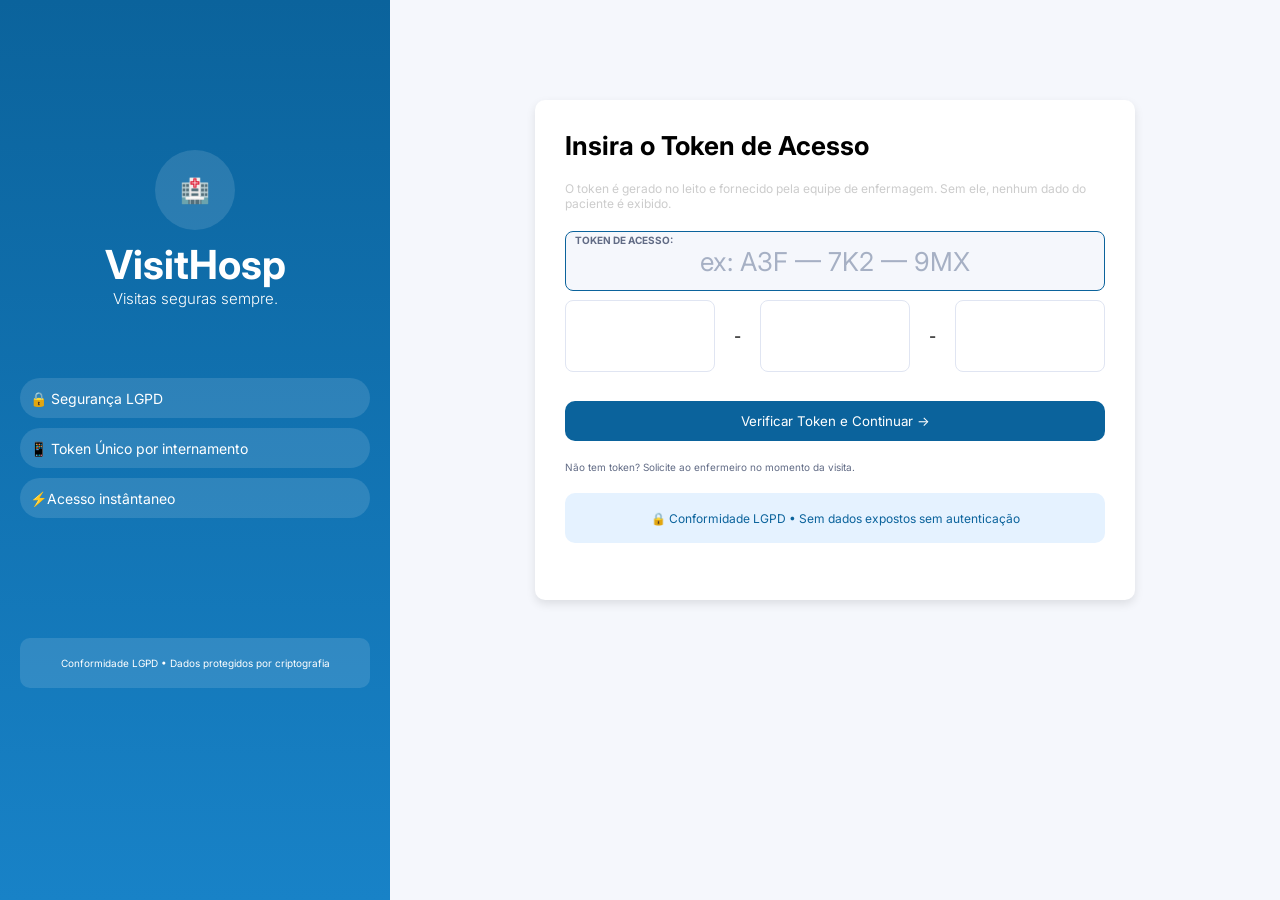
<file: frontend/index.html>
<!DOCTYPE html>
<html lang="en">
<head>
    <meta charset="UTF-8">
    <meta name="viewport" content="width=device-width, initial-scale=1.0">
    <title>Visit Hosp - Login</title>
    <link rel="stylesheet" href="style.css"></style>
    <link rel="preconnect" href="https://fonts.googleapis.com">
<link rel="preconnect" href="https://fonts.gstatic.com" crossorigin>
<link href="https://fonts.googleapis.com/css2?family=Inter:wght@400;500;600;700&display=swap" rel="stylesheet">
<script src="script.js" defer></script>
</head>
<body>
    <div class="page">
        <div class="left-page">
            <div class="circle-logo">🏥</div>
            <h1>VisitHosp</h1>
            <p class="sub-title">Visitas seguras sempre.</p>
        <div class="cards">
            <div class="card-content">🔒 Segurança LGPD</div>
            <div class="card-content">📱 Token Único por internamento</div>
            <div class="card-content">⚡Acesso instântaneo</div>
        </div>
        <p class="lgpd-left">Conformidade LGPD  •  Dados protegidos por criptografia</p>  
        </div>
        <div class="right-page">
            <div class="card">
                <h1 class="title">Insira o Token de Acesso</h1>
                <p class="desc">O token é gerado no leito e fornecido pela equipe de enfermagem. Sem ele, nenhum dado do paciente é exibido.</p>
                <div class="input-flutuante">
                    <label class="input-label">Token de Acesso:</label>
                <span type="text" class="input-placeholder"placeholder="ex:  A3F  —  7K2  —  9MX">ex:  A3F  —  7K2  —  9MX</span>
            </div>
                <div class="inputs-box">
                    <input type="text" required id="input1" oninput="maskTel1()" maxlength="3">
                    <span class="seperator">-</span>
                    <input type="text" required id="input2" oninput="maskTel2()" maxlength="3">
                    <span class="seperator">-</span>
                    <input type="text" required id="input3" oninput="maskTel3()" maxlength="3">                
                </div>
                <button id="button" onclick="validarToken()" type="submit">Verificar Token e Continuar →</button>
                <p class="p2">Não tem token? Solicite ao enfermeiro no momento da visita.</p>
                <p class="text-lgpd">🔒  Conformidade LGPD  •  Sem dados expostos sem autenticação</p>
            </div>
        </div>
    </div>
</body>
</html>
</file>
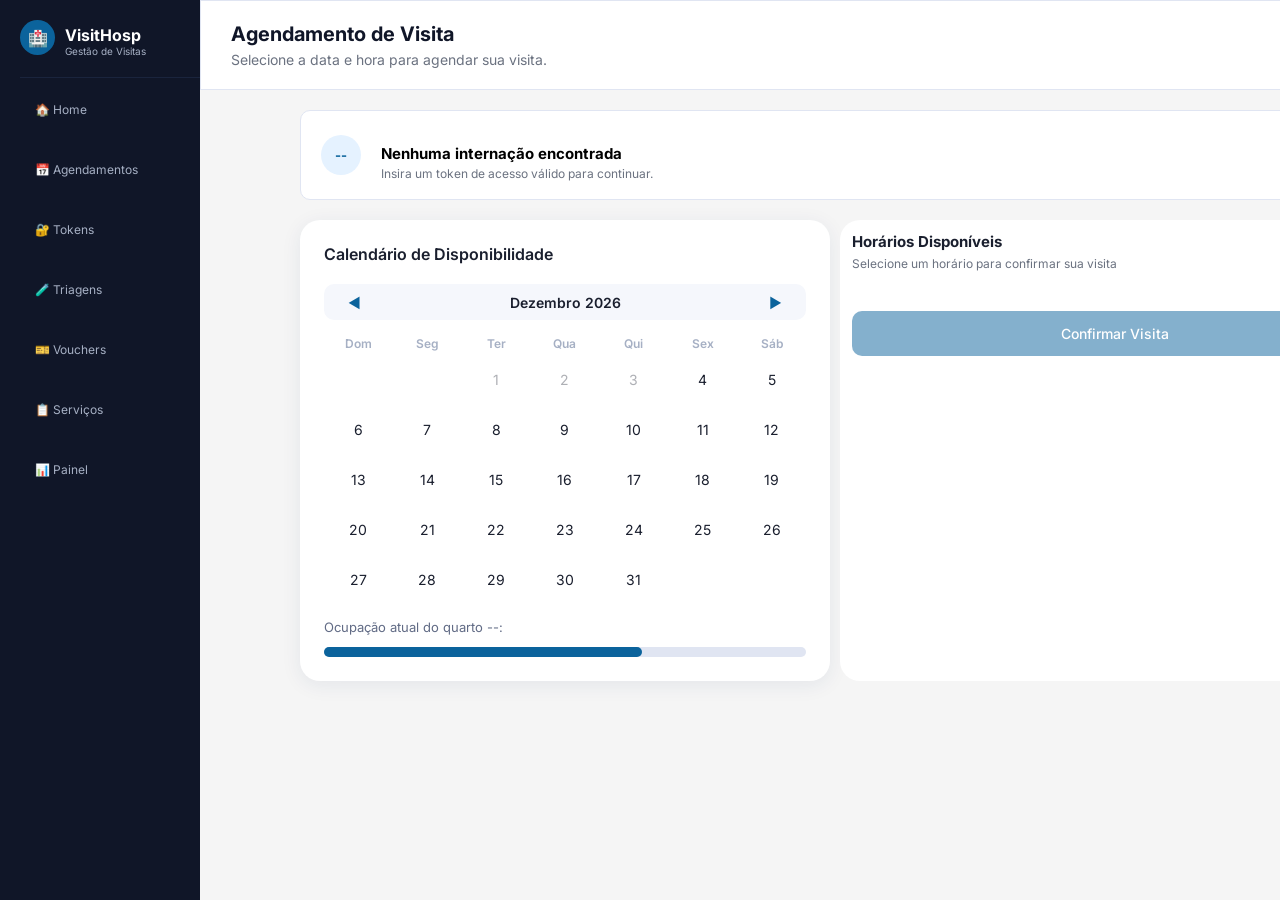
<file: frontend/inicial.html>
<!DOCTYPE html>
<html lang="en">
<head>
    <meta charset="UTF-8">
    <meta name="viewport" content="width=device-width, initial-scale=1.0">
    <title>Página de Entrada</title>
    <link rel="stylesheet" href="inicial.css">
        <link rel="preconnect" href="https://fonts.googleapis.com">
<link rel="preconnect" href="https://fonts.gstatic.com" crossorigin>
<link href="https://fonts.googleapis.com/css2?family=Inter:wght@400;500;600;700&display=swap" rel="stylesheet">
<script src="script.js" defer></script>
</head>
<body>
    <div id="page">
        <div class="menu">
            <div class="cabecalho-menu">
                <div class="logo">🏥</div>
                <div class="texts">
                    <h1>VisitHosp</h1>
                    <p>Gestão de Visitas</p>
                </div>
            </div>
            <hr class="line">
            <ul>
                <li><a href="index.html">🏠 Home</a></li>
                <li><a href="inicial.html">📅 Agendamentos</a></li>
                <li><a href="token.html">🔐 Tokens</a></li>
                <li><a href="token.html">🧪 Triagens</a></li>
                <li><a href="qrcode.html">🎫 Vouchers</a></li>
                <li><a href="servicos.html">📋 Serviços</a></li>
                <li><a href="painel.html">📊 Painel</a></li>
            </ul>
        </div>
        <div class="page-content">
            <header>
                <div class="header-title">
                    <h1>Agendamento de Visita</h1>
                    <p>Selecione a data e hora para agendar sua visita.</p>
                </div>
                <div class="header-actions">
                    <span>🔔</span>
                    <a href="" class="perfil-header">GS</a>
                </div>
            </header>
            <div class="info">
                <div class="perfil" id="patient-avatar">--</div>
                <div class="info-titles">
                    <h1 id="patient-name">Carregando...</h1>
                    <p id="patient-location">Aguardando dados da internação...</p>
                </div>
                <div class="status-content" id="patient-status">
                    <span class="circle"></span>
                    <span>--</span>
                </div>
            </div>
            <div class="agendamentos">
                <div class="callendar">
                    <h1>Calendário de Disponibilidade</h1>
                    <div class="month-nav">
                        <button class="nav-arrow" id="prev-month" aria-label="Mês anterior">◀</button>
                        <span id="current-month">Carregando...</span>
                        <button class="nav-arrow" id="next-month" aria-label="Próximo mês">▶</button>
                    </div>
                    <div class="weekdays">
                        <span>Dom</span><span>Seg</span><span>Ter</span><span>Qua</span><span>Qui</span><span>Sex</span><span>Sáb</span>
                    </div>
                    <div id="calendar-grid"></div>
                    <p class="occupancy-label">Ocupação atual do quarto <span id="room-number">--</span>:</p>
                    <div class="occupancy-bar"><div class="occupancy-fill"></div></div>
                </div>
                <div class="hours">
                    <h1>Horários Disponíveis</h1>
                    <p>Selecione um horário para confirmar sua visita</p>
                    <div class="horarios-disponiveis" id="horarios-disponiveis"></div>
                    <button id="confirma" onclick="confirmarAgendamento()" class="btn-confirmar" disabled>Confirmar Visita</button>
                </div>
            </div>
        </div>
    </div>
</body>
</html>
</file>
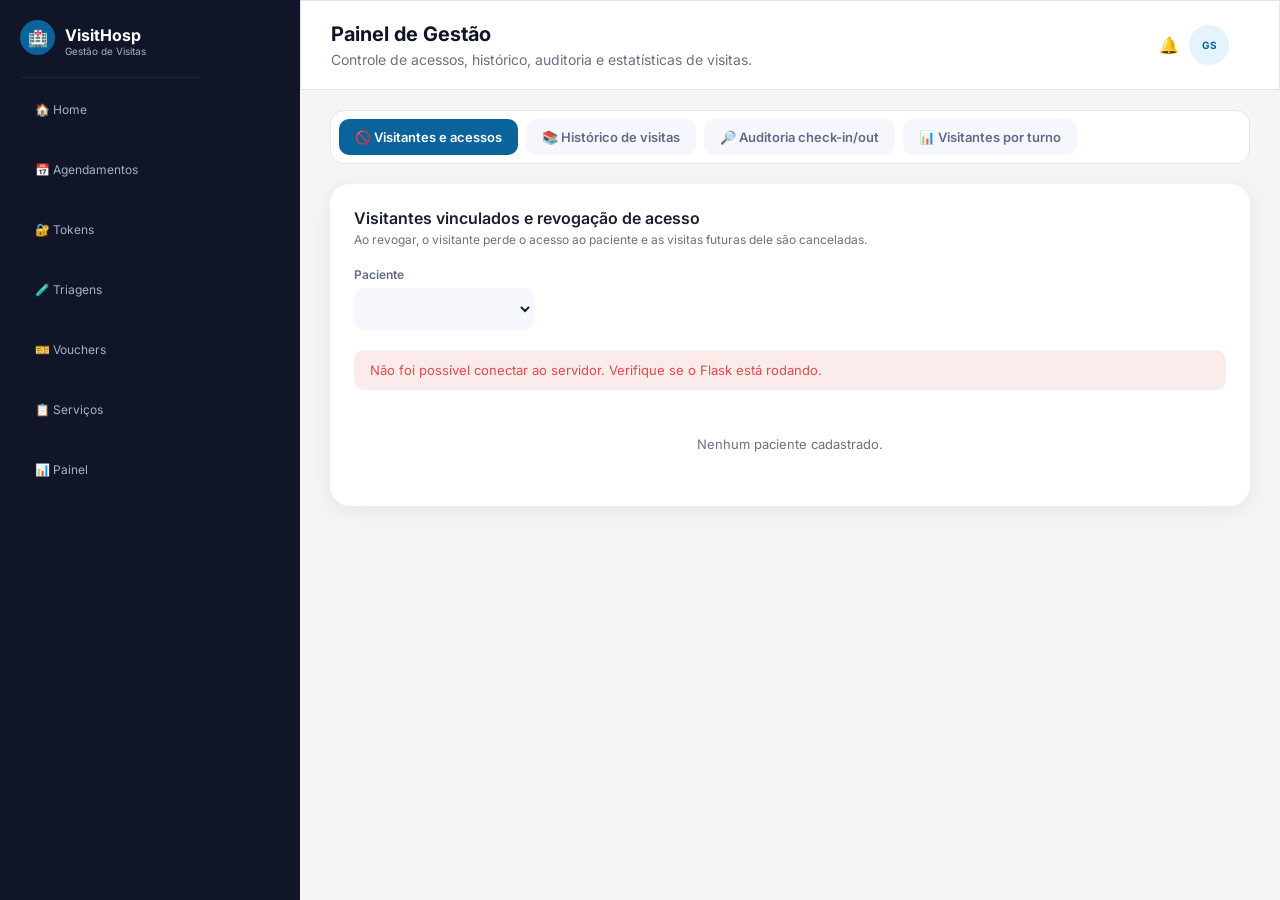
<file: frontend/painel.html>
<!DOCTYPE html>
<html lang="pt-BR">
<head>
    <meta charset="UTF-8">
    <meta name="viewport" content="width=device-width, initial-scale=1.0">
    <title>VisitHosp - Painel de Gestão</title>
    <link rel="stylesheet" href="inicial.css">
    <link rel="stylesheet" href="servicos.css">
    <link rel="preconnect" href="https://fonts.googleapis.com">
    <link rel="preconnect" href="https://fonts.gstatic.com" crossorigin>
    <link href="https://fonts.googleapis.com/css2?family=Inter:wght@400;500;600;700&display=swap" rel="stylesheet">
    <script src="config.js" defer></script>
    <script src="servicos.js" defer></script>
</head>
<body data-tela="painel">
    <div id="page">
        <div class="menu">
            <div class="cabecalho-menu">
                <div class="logo">🏥</div>
                <div class="texts">
                    <h1>VisitHosp</h1>
                    <p>Gestão de Visitas</p>
                </div>
            </div>
            <hr class="line">
            <ul>
                <li><a href="index.html">🏠 Home</a></li>
                <li><a href="inicial.html">📅 Agendamentos</a></li>
                <li><a href="token.html">🔐 Tokens</a></li>
                <li><a href="token.html">🧪 Triagens</a></li>
                <li><a href="qrcode.html">🎫 Vouchers</a></li>
                <li><a href="servicos.html">📋 Serviços</a></li>
                <li><a href="painel.html">📊 Painel</a></li>
            </ul>
        </div>
        <div class="page-content">
            <header>
                <div class="header-title">
                    <h1>Painel de Gestão</h1>
                    <p>Controle de acessos, histórico, auditoria e estatísticas de visitas.</p>
                </div>
                <div class="header-actions">
                    <span>🔔</span>
                    <a href="" class="perfil-header">GS</a>
                </div>
            </header>

            <main class="sv-main">
                <nav class="sv-tabs">
                    <button class="sv-tab ativa" data-aba="acessos">🚫 Visitantes e acessos</button>
                    <button class="sv-tab" data-aba="historico">📚 Histórico de visitas</button>
                    <button class="sv-tab" data-aba="auditoria">🔎 Auditoria check-in/out</button>
                    <button class="sv-tab" data-aba="turnos">📊 Visitantes por turno</button>
                </nav>

                <!-- Requisito 4 -->
                <section class="sv-panel ativa" id="aba-acessos">
                    <h2>Visitantes vinculados e revogação de acesso</h2>
                    <p class="sv-sub">Ao revogar, o visitante perde o acesso ao paciente e as visitas futuras dele são canceladas.</p>
                    <div class="sv-filtros">
                        <div class="sv-campo">
                            <label for="acessos-paciente">Paciente</label>
                            <select id="acessos-paciente" class="sel-paciente"></select>
                        </div>
                    </div>
                    <div id="acessos-msg"></div>
                    <div id="acessos-conteudo"></div>
                </section>

                <!-- Requisito 8 -->
                <section class="sv-panel" id="aba-historico">
                    <h2>Relatório de histórico de visitas</h2>
                    <p class="sv-sub">Todas as visitas do período, com situação, entrada e saída.</p>
                    <div class="sv-filtros">
                        <div class="sv-campo">
                            <label for="hist-paciente">Paciente</label>
                            <select id="hist-paciente" class="sel-paciente" data-todos="1"></select>
                        </div>
                        <div class="sv-campo">
                            <label for="hist-inicio">De</label>
                            <input type="date" id="hist-inicio">
                        </div>
                        <div class="sv-campo">
                            <label for="hist-fim">Até</label>
                            <input type="date" id="hist-fim">
                        </div>
                        <button class="sv-btn" id="btn-historico">Gerar relatório</button>
                        <button class="sv-btn secundario" id="btn-historico-csv">⬇ Exportar CSV</button>
                    </div>
                    <div id="historico-conteudo"></div>
                </section>

                <!-- Requisito 9 -->
                <section class="sv-panel" id="aba-auditoria">
                    <h2>Auditoria de check-in e check-out</h2>
                    <p class="sv-sub">Entradas e saídas registradas, permanência e alertas de inconsistência.</p>
                    <div class="sv-filtros">
                        <div class="sv-campo">
                            <label for="aud-paciente">Paciente</label>
                            <select id="aud-paciente" class="sel-paciente" data-todos="1"></select>
                        </div>
                        <div class="sv-campo">
                            <label for="aud-inicio">De</label>
                            <input type="date" id="aud-inicio">
                        </div>
                        <div class="sv-campo">
                            <label for="aud-fim">Até</label>
                            <input type="date" id="aud-fim">
                        </div>
                        <button class="sv-btn" id="btn-auditoria">Filtrar</button>
                    </div>
                    <div id="auditoria-msg"></div>
                    <div id="auditoria-conteudo"></div>
                </section>

                <!-- Requisito 10 -->
                <section class="sv-panel" id="aba-turnos">
                    <h2>Quantidade total de visitantes por turno</h2>
                    <p class="sv-sub">Visitas ativas agrupadas por turno (canceladas são contadas à parte).</p>
                    <div class="sv-filtros">
                        <div class="sv-campo">
                            <label for="turno-inicio">De</label>
                            <input type="date" id="turno-inicio">
                        </div>
                        <div class="sv-campo">
                            <label for="turno-fim">Até</label>
                            <input type="date" id="turno-fim">
                        </div>
                        <button class="sv-btn" id="btn-turnos">Atualizar</button>
                    </div>
                    <div id="turnos-conteudo"></div>
                </section>
            </main>
        </div>
    </div>
</body>
</html>
</file>
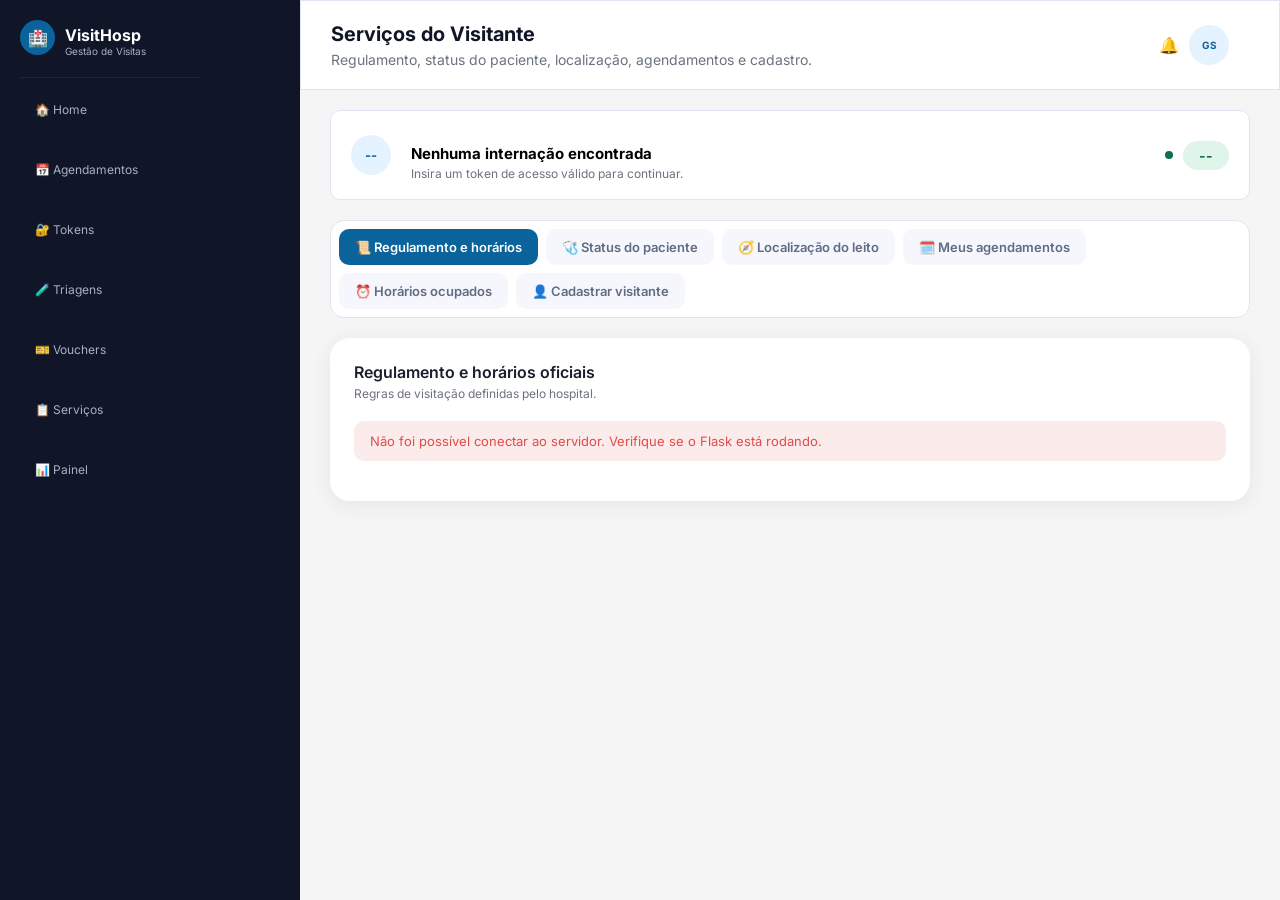
<file: frontend/servicos.html>
<!DOCTYPE html>
<html lang="pt-BR">
<head>
    <meta charset="UTF-8">
    <meta name="viewport" content="width=device-width, initial-scale=1.0">
    <title>VisitHosp - Serviços do Visitante</title>
    <link rel="stylesheet" href="inicial.css">
    <link rel="stylesheet" href="servicos.css">
    <link rel="preconnect" href="https://fonts.googleapis.com">
    <link rel="preconnect" href="https://fonts.gstatic.com" crossorigin>
    <link href="https://fonts.googleapis.com/css2?family=Inter:wght@400;500;600;700&display=swap" rel="stylesheet">
    <script src="config.js" defer></script>
    <script src="servicos.js" defer></script>
</head>
<body data-tela="servicos">
    <div id="page">
        <div class="menu">
            <div class="cabecalho-menu">
                <div class="logo">🏥</div>
                <div class="texts">
                    <h1>VisitHosp</h1>
                    <p>Gestão de Visitas</p>
                </div>
            </div>
            <hr class="line">
            <ul>
                <li><a href="index.html">🏠 Home</a></li>
                <li><a href="inicial.html">📅 Agendamentos</a></li>
                <li><a href="token.html">🔐 Tokens</a></li>
                <li><a href="token.html">🧪 Triagens</a></li>
                <li><a href="qrcode.html">🎫 Vouchers</a></li>
                <li><a href="servicos.html">📋 Serviços</a></li>
                <li><a href="painel.html">📊 Painel</a></li>
            </ul>
        </div>
        <div class="page-content">
            <header>
                <div class="header-title">
                    <h1>Serviços do Visitante</h1>
                    <p>Regulamento, status do paciente, localização, agendamentos e cadastro.</p>
                </div>
                <div class="header-actions">
                    <span>🔔</span>
                    <a href="" class="perfil-header">GS</a>
                </div>
            </header>

            <main class="sv-main">
                <div class="info">
                    <div class="perfil" id="patient-avatar">--</div>
                    <div class="info-titles">
                        <h1 id="patient-name">Carregando...</h1>
                        <p id="patient-location">Aguardando dados da internação...</p>
                    </div>
                    <div class="status-content" id="patient-status">
                        <span class="circle"></span>
                        <span>--</span>
                    </div>
                </div>

                <nav class="sv-tabs">
                    <button class="sv-tab ativa" data-aba="regulamento">📜 Regulamento e horários</button>
                    <button class="sv-tab" data-aba="status">🩺 Status do paciente</button>
                    <button class="sv-tab" data-aba="localizacao">🧭 Localização do leito</button>
                    <button class="sv-tab" data-aba="agendamentos">🗓️ Meus agendamentos</button>
                    <button class="sv-tab" data-aba="ocupados">⏰ Horários ocupados</button>
                    <button class="sv-tab" data-aba="cadastro">👤 Cadastrar visitante</button>
                </nav>

                <!-- Requisito 1 -->
                <section class="sv-panel ativa" id="aba-regulamento">
                    <h2>Regulamento e horários oficiais</h2>
                    <p class="sv-sub">Regras de visitação definidas pelo hospital.</p>
                    <div id="regulamento-conteudo"><p class="sv-vazio">Carregando...</p></div>
                </section>

                <!-- Requisito 2 -->
                <section class="sv-panel" id="aba-status">
                    <h2>Status do paciente</h2>
                    <p class="sv-sub">Situação atual do paciente para visitas, informada pela equipe de enfermagem.</p>
                    <div id="status-conteudo"></div>
                    <button class="sv-btn secundario" id="btn-atualizar-status" style="margin-top:16px">↻ Atualizar status</button>
                </section>

                <!-- Requisito 3 -->
                <section class="sv-panel" id="aba-localizacao">
                    <h2>Como chegar ao leito</h2>
                    <p class="sv-sub">Orientações passo a passo da entrada do hospital até o leito.</p>
                    <div id="localizacao-conteudo"></div>
                </section>

                <!-- Requisito 5 -->
                <section class="sv-panel" id="aba-agendamentos">
                    <h2>Meus agendamentos</h2>
                    <p class="sv-sub">Altere ou cancele visitas com no mínimo 1 hora de antecedência.</p>
                    <div id="agendamentos-msg"></div>
                    <div id="agendamentos-conteudo"></div>
                    <div id="agendamentos-editor"></div>
                </section>

                <!-- Requisito 6 -->
                <section class="sv-panel" id="aba-ocupados">
                    <h2>Horários ocupados do leito</h2>
                    <p class="sv-sub">Veja quantos visitantes já estão agendados em cada horário deste leito.</p>
                    <div class="sv-filtros">
                        <div class="sv-campo">
                            <label for="ocupados-data">Data</label>
                            <input type="date" id="ocupados-data">
                        </div>
                    </div>
                    <div id="ocupados-conteudo"></div>
                </section>

                <!-- Requisito 7 -->
                <section class="sv-panel" id="aba-cadastro">
                    <h2>Cadastrar visitante</h2>
                    <p class="sv-sub">O visitante fica vinculado a este paciente e a este leito.</p>
                    <div id="cadastro-msg"></div>
                    <form id="form-cadastro" class="sv-form" autocomplete="off">
                        <div class="sv-campo">
                            <label for="cad-nome">Nome completo</label>
                            <input type="text" id="cad-nome" required maxlength="100">
                        </div>
                        <div class="sv-campo">
                            <label for="cad-cpf">CPF</label>
                            <input type="text" id="cad-cpf" required maxlength="14" placeholder="000.000.000-00">
                        </div>
                        <div class="sv-campo">
                            <label for="cad-nascimento">Data de nascimento</label>
                            <input type="date" id="cad-nascimento" required>
                        </div>
                        <div class="sv-campo">
                            <label for="cad-tipo">Tipo de acesso</label>
                            <select id="cad-tipo">
                                <option value="visitante">Visitante</option>
                                <option value="acompanhante">Acompanhante</option>
                            </select>
                        </div>
                        <div class="sv-campo">
                            <label for="cad-parentesco">Parentesco</label>
                            <input type="text" id="cad-parentesco" maxlength="50" placeholder="ex.: Filho, Esposa, Amigo">
                        </div>
                        <div class="sv-campo">
                            <label for="cad-paciente">Paciente</label>
                            <input type="text" id="cad-paciente" readonly>
                        </div>
                        <div class="sv-campo">
                            <label for="cad-leito">Leito</label>
                            <input type="text" id="cad-leito" readonly>
                        </div>
                        <label class="sv-check">
                            <input type="checkbox" id="cad-termo">
                            Li e aceito o termo de consentimento para tratamento dos meus dados pessoais, conforme a LGPD.
                        </label>
                        <div>
                            <button type="submit" class="sv-btn" id="btn-cadastrar">Cadastrar e vincular</button>
                        </div>
                    </form>
                </section>
            </main>
        </div>
    </div>
</body>
</html>
</file>
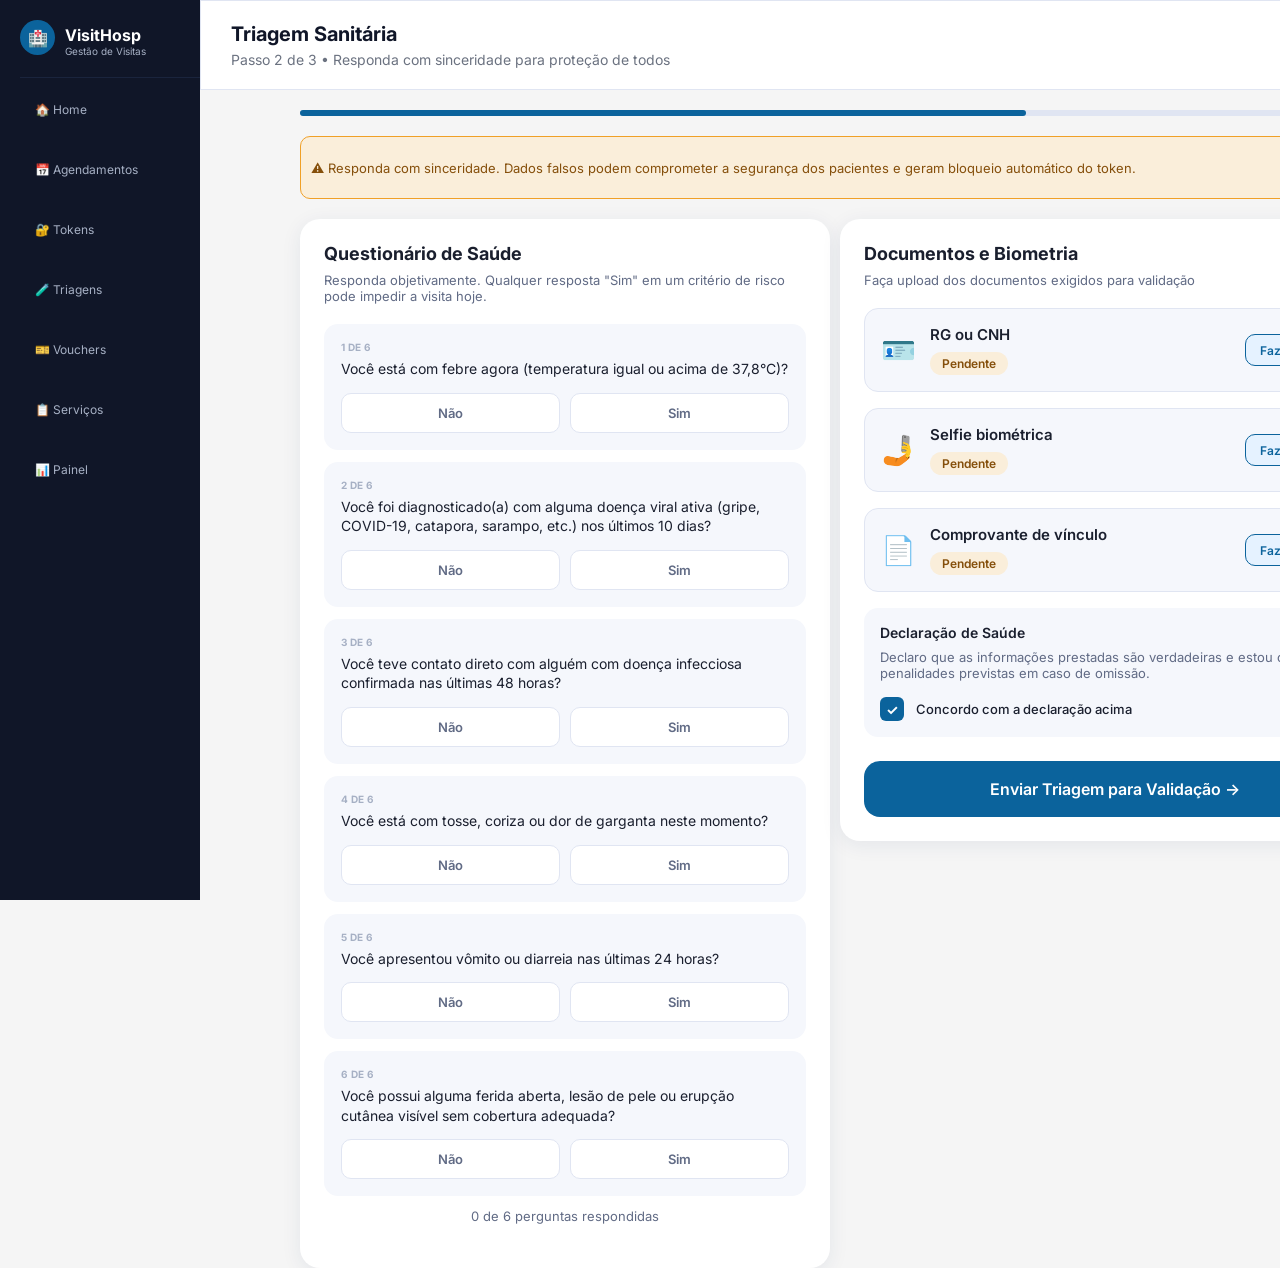
<file: frontend/token.html>
<!DOCTYPE html>
<html lang="en">
<head>
    <meta charset="UTF-8">
    <meta name="viewport" content="width=device-width, initial-scale=1.0">
    <title>Triagem Sanitária</title>
    <link rel="stylesheet" href="token.css">
        <link rel="preconnect" href="https://fonts.googleapis.com">
<link rel="preconnect" href="https://fonts.gstatic.com" crossorigin>
<link href="https://fonts.googleapis.com/css2?family=Inter:wght@400;500;600;700&display=swap" rel="stylesheet">
<script src="script.js" defer></script>
</head>
<body>
    <div id="page">
        <div class="menu">
            <div class="cabecalho-menu">
                <div class="logo">🏥</div>
                <div class="texts">
                    <h1>VisitHosp</h1>
                    <p>Gestão de Visitas</p>
                </div>
            </div>
            <hr class="line">
            <ul>
                <li><a href="index.html">🏠 Home</a></li>
                <li><a href="inicial.html">📅 Agendamentos</a></li>
                <li><a href="token.html">🔐 Tokens</a></li>
                <li><a href="token.html">🧪 Triagens</a></li>
                <li><a href="qrcode.html">🎫 Vouchers</a></li>
                <li><a href="servicos.html">📋 Serviços</a></li>
                <li><a href="painel.html">📊 Painel</a></li>
            </ul>
        </div>
        <div class="page-content">
            <header>
                <div class="header-title">
                    <h1>Triagem Sanitária</h1>
                    <p>Passo 2 de 3  •  Responda com sinceridade para proteção de todos</p>
                </div>
                <div class="header-actions">
                    <span>🔔</span>
                    <a href="" class="perfil-header">PERFIL</a>
                </div>
            </header>
            <div class="progress-track">
                <div class="progress-fill"></div>
            </div>
            <div class="warning">
                <p>⚠️  Responda com sinceridade. Dados falsos podem comprometer a segurança dos pacientes e geram bloqueio automático do token.</p>
            </div>
            <div class="confirmacao">
                <div class="perguntas">
                    <h1>Questionário de Saúde</h1>
                    <p>Responda objetivamente. Qualquer resposta "Sim" em um critério de risco pode impedir a visita hoje.</p>

                    <div class="pergunta" data-pergunta data-disqualifica="sim">
                        <p class="pergunta-numero">1 de 6</p>
                        <p class="pergunta-texto">Você está com febre agora (temperatura igual ou acima de 37,8°C)?</p>
                        <div class="resposta-opcoes">
                            <button type="button" class="opcao-btn" data-valor="nao">Não</button>
                            <button type="button" class="opcao-btn" data-valor="sim">Sim</button>
                        </div>
                    </div>

                    <div class="pergunta" data-pergunta data-disqualifica="sim">
                        <p class="pergunta-numero">2 de 6</p>
                        <p class="pergunta-texto">Você foi diagnosticado(a) com alguma doença viral ativa (gripe, COVID-19, catapora, sarampo, etc.) nos últimos 10 dias?</p>
                        <div class="resposta-opcoes">
                            <button type="button" class="opcao-btn" data-valor="nao">Não</button>
                            <button type="button" class="opcao-btn" data-valor="sim">Sim</button>
                        </div>
                    </div>

                    <div class="pergunta" data-pergunta data-disqualifica="sim">
                        <p class="pergunta-numero">3 de 6</p>
                        <p class="pergunta-texto">Você teve contato direto com alguém com doença infecciosa confirmada nas últimas 48 horas?</p>
                        <div class="resposta-opcoes">
                            <button type="button" class="opcao-btn" data-valor="nao">Não</button>
                            <button type="button" class="opcao-btn" data-valor="sim">Sim</button>
                        </div>
                    </div>

                    <div class="pergunta" data-pergunta data-disqualifica="sim">
                        <p class="pergunta-numero">4 de 6</p>
                        <p class="pergunta-texto">Você está com tosse, coriza ou dor de garganta neste momento?</p>
                        <div class="resposta-opcoes">
                            <button type="button" class="opcao-btn" data-valor="nao">Não</button>
                            <button type="button" class="opcao-btn" data-valor="sim">Sim</button>
                        </div>
                    </div>

                    <div class="pergunta" data-pergunta data-disqualifica="sim">
                        <p class="pergunta-numero">5 de 6</p>
                        <p class="pergunta-texto">Você apresentou vômito ou diarreia nas últimas 24 horas?</p>
                        <div class="resposta-opcoes">
                            <button type="button" class="opcao-btn" data-valor="nao">Não</button>
                            <button type="button" class="opcao-btn" data-valor="sim">Sim</button>
                        </div>
                    </div>

                    <div class="pergunta" data-pergunta data-disqualifica="sim">
                        <p class="pergunta-numero">6 de 6</p>
                        <p class="pergunta-texto">Você possui alguma ferida aberta, lesão de pele ou erupção cutânea visível sem cobertura adequada?</p>
                        <div class="resposta-opcoes">
                            <button type="button" class="opcao-btn" data-valor="nao">Não</button>
                            <button type="button" class="opcao-btn" data-valor="sim">Sim</button>
                        </div>
                    </div>

                    <p class="progresso-perguntas" id="progressoPerguntas">0 de 6 perguntas respondidas</p>
                </div>

                <div class="horarios">
                    <h1>Documentos e Biometria</h1>
                    <p>Faça upload dos documentos exigidos para validação</p>

                   <div class="documento" data-status="pendente">
    <span class="doc-icon">🪪</span>
    <div class="doc-info">
        <h2>RG ou CNH</h2>
        <span class="doc-badge badge-pendente">Pendente</span>
    </div>
    <input type="file" accept="image/png,image/jpeg,application/pdf" style="display:none" onchange="enviarDocumento(this)">
    <button class="btn-upload" onclick="this.previousElementSibling.click()">Fazer upload</button>
</div>

<div class="documento" data-status="pendente">
    <span class="doc-icon">🤳</span>
    <div class="doc-info">
        <h2>Selfie biométrica</h2>
        <span class="doc-badge badge-pendente">Pendente</span>
    </div>
    <input type="file" accept="image/png,image/jpeg,application/pdf" style="display:none" onchange="enviarDocumento(this)">
    <button class="btn-upload" onclick="this.previousElementSibling.click()">Fazer upload</button>
</div>

<div class="documento" data-status="pendente">
    <span class="doc-icon">📄</span>
    <div class="doc-info">
        <h2>Comprovante de vínculo</h2>
        <span class="doc-badge badge-pendente">Pendente</span>
    </div>
    <input type="file" accept="image/png,image/jpeg,application/pdf" style="display:none" onchange="enviarDocumento(this)">
    <button class="btn-upload" onclick="this.previousElementSibling.click()">Fazer upload</button>
</div>
                    <div class="declaracao">
                        <h2>Declaração de Saúde</h2>
                        <p>Declaro que as informações prestadas são verdadeiras e estou ciente das penalidades previstas em caso de omissão.</p>
                        <div class="declaracao-check">
                            <div class="checkbox marcado" id="declCheckbox" onclick="alternarDeclaracao()">✓</div>
                            <span>Concordo com a declaração acima</span>
                        </div>
                    </div>

                    <button id="enviarTriagem" class="btn-confirmar" onclick="enviarTriagem()">Enviar Triagem para Validação →</button>

                    <div class="resultado resultado-sucesso escondido" id="resultadoSucesso">
                        <p>✅ Triagem aprovada! Redirecionando para o QR Code da sua visita...</p>
                    </div>
                    <div class="resultado resultado-erro escondido" id="resultadoErro">
                        <p id="resultadoErroTexto">🚫 Você está impossibilitado de realizar a visita no momento. Procure a equipe de enfermagem para mais orientações.</p>
                    </div>
                </div>
            </div>
        </div>
    </div>
</body>
</html>
</file>
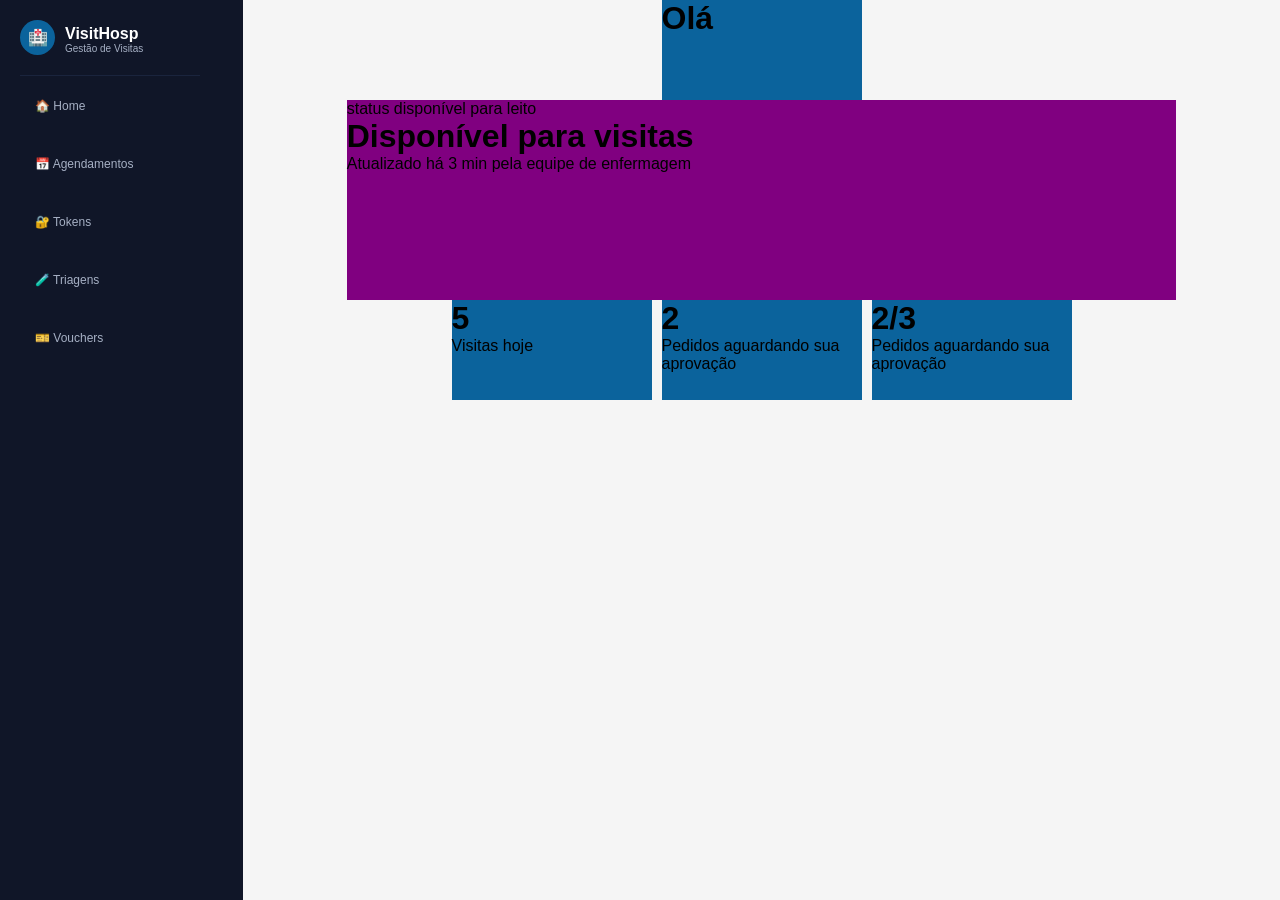
<file: frontend/paciente/pacienteindex.html>
<!DOCTYPE html>
<html lang="en">
<head>
    <meta charset="UTF-8">
    <meta name="viewport" content="width=device-width, initial-scale=1.0">
    <title>Document</title>
    <link rel="stylesheet" href="pacientestyle.css">
</head>
<body>
    <div id="page">
        <div class="menu">
            <div class="cabecalho-menu">
                <div class="logo">🏥</div>
                <div class="texts">
                    <h1>VisitHosp</h1>
                    <p>Gestão de Visitas</p>
                </div>
            </div>
            <hr class="line">
            <ul>
                <li><a href="index.html">🏠 Home</a></li>
                <li><a href="inicial.html">📅 Agendamentos</a></li>
                <li><a href="token.html">🔐 Tokens</a></li>
                <li><a href="token.html">🧪 Triagens</a></li>
                <li><a href="qrcode.html">🎫 Vouchers</a></li>
            </ul>
        </div>
        <div id="right">
        <div class="card">
            <h1>Olá</h1>
        </div>
        <div class="status-leito">
            <p>status disponível para leito</p>
            <h1>Disponível para visitas</h1>
            <p>Atualizado há 3 min pela equipe de enfermagem</p>
        </div>
        <div class="cards-apt">
            <div class=" card visitas-dia">
                <h1>5</h1>
                <p>Visitas hoje</p>
            </div>
            <div class=" card pedidos">
                <h1>2</h1>
                <p>Pedidos aguardando sua aprovação</p>
            </div>
            <div class=" card circulo-ouro">
                <h1>2/3</h1>
                <p>Pedidos aguardando sua aprovação</p>
            </div>
        </div>
    </div>
</body>
</html>
</file>
<file: frontend/style.css>
* {
    margin: 0;
    padding: 0;
    box-sizing: border-box;
    font-family: 'Inter', sans-serif;
}

body{
    height: auto;
}
:root {
    --blue-gradient: linear-gradient(180deg, #0B639C 0%, #1882C7 100%);
}

.page{
    display: flex;
}

.left-page {
    background: var(--blue-gradient);
    width: 500px;
    height: 100vh;
    text-align: center;
    display: flex;
    flex-direction: column;
    align-items: center;
}

.left-page h1{
    color: #FFFFFF;
    font-size: 40px;
    margin-top: 10px;
}

.sub-title{
    color: #FFFFFF;
    font-size: 15px;
    font-weight: 300;
}

.circle-logo{
    width: 80px;
    height: 80px;
    border-radius: 50%;
    background-color: rgba(255, 255, 255, 0.12);
    display: flex;
    justify-content: center;
    align-items: center;
    font-size: 24px;
    margin-top: 150px;
}

.cards{
    color: #FFFFFF;
    display: flex;
    flex-direction: column;
    gap: 10px;
    align-items: center;
    text-align: start;
    padding: 20px;
    justify-content: center;
    margin-top: 50px;
}

.card-content{
    background-color: rgba(255, 255, 255, 0.12);
    width: 350px;
    border-radius: 22px;
    height: 40px;
    display: flex;
    padding-left: 10px;
    align-items: center;
    font-size: 14px;
}

.lgpd-left{
    font-size: 10px;
    color: #FFFFFF;
    margin-top: 20px;
    background-color: rgba(255, 255, 255, 0.12);
    border-radius: 10px;
    width: 350px;
    height: 50px;
    display: flex;
    justify-content: center;
    align-items: center;
    margin-top: 100px;
}

.right-page{
    width: 1200px;
    background-color: #F5F7FC;
}

.card{
    width: 600px;
    height: 500px;
    box-shadow: 0px 4px 10px rgba(0, 0, 0, 0.1);
    display: flex;
    flex-direction: column;
    padding: 30px;
    margin: 100px auto;
    background-color: #FFFFFF;
    border-radius: 10px;
}

.title {
    font-size: 26px;
}

.input-placeholder{
    background-color: #F5F7FC;
    border: 1px solid #0B639C;
    border-radius: 8px;
    width: 540px;
    height: 60px;
    text-align: center;
    margin-top: 20px;
    font-size: 26px;
    color: #A6B0C4;
    font-weight: none;
}

.desc{
    color: #CCCCCC;
    font-size: 12px;
    margin-top: 20px;
}

.inputs-box{
    margin-top: 20px;
    height: 50px;
    display: flex;
    justify-content: space-between;
    align-items: center;
}

.inputs-box input:focus{
    outline: none;
    border-color: #0B639C;
    box-shadow: 0 0 0 3px rgba(11, 99, 156, 0.15);
}

.input-flutuante{
    position: relative;
}

.input-label{
    position: absolute;
    top: 23px;
    left: 10px;
    font-size: 10px;
    color: #616B85;
    font-weight: bold;
    text-transform: uppercase;
}

.inputs-box input{
    width: 150px;
    height: 8vh;
    border: 1px solid #E0E5F2;
    border-radius: 8px;
    text-align: center;
    font-size: 26px;
}

button{
    margin-top: 40px;
    height: 40px;
    border: none;
    background-color: #0B639C;
    color: #FFFFFF;
    border-radius: 10px;
    width: 540px;
}


.p2{
    font-size: 10px;
    margin-top: 20px;
    color: #616B85;
    font-weight: 400;
}

.text-lgpd{
    font-size: 12px;
    color: #0B639C;
    margin-top: 20px;
    background-color: #E5F2FF;
    border-radius: 10px;
    width: 540px;
    height: 50px;
    display: flex;
    justify-content: center;
    align-items: center;
}
span{
    display: flex;
    justify-content: center;
    align-items: center;
}
</file>
<file: frontend/inicial.css>
*{
    margin: 0;
    padding: 0;
    box-sizing: border-box;
    font-family: 'Inter', sans-serif;
}

body{
    background-color: #F5F5F5;
}

.menu{
    background-color: #101628;
    width: 300px;
    height: 100vh;
}

#page{
    display: flex;
}

.logo{
    height: 35px;
    width: 35px;
    border-radius: 50%;
    background-color: #0B639C;
    display: flex;
    justify-content: center;
    align-items: center;
    font-size: 16px;
}

.cabecalho-menu{
    display: flex;
    padding: 20px;
}

.texts{
    display: flex;
    flex-direction: column;
    margin-left: 10px;
    margin-top: 5px;
}

.line {
    border: none;
    border-top: 1px solid #1A243D;
    width: 180px;
    margin-left: 20px;
}

.menu h1{
    color: #FFFFFF;
    font-size: 16px;
}

.menu p{
    font-size: 10px;
    color: #A6B0C4;
}
ul{
    margin-top: 20px;
    display: flex;
    flex-direction: column;
    gap: 40px;
    margin-left: 35px;
    list-style: none;
}

ul>li>a{
    text-decoration: none;
    color: #A6B0C4;
    font-size: 12px;
}

header{
    padding: 30px;
    display: flex;
    border: 1px solid #E0E5F2;
    justify-content: space-between;
    align-items: center;
    width: 1300px;
    background-color: #FFFFFF;
    height: 10vh;
}

.perfil-header{
    height: 40px;
    width: 40px;
    border-radius: 50%;
    background-color: #E5F2FF;
    position: relative;
    display: flex;
    justify-content: center;
    align-items: center;
    color: white;
    font-weight: bold;
    color: #0B639C;
    text-decoration: none;
    font-size: 10px;
}
.header-title{
    display: flex;
    flex-direction: column;
    gap: 5px;
}

.header-title h1{
    font-size: 20px;
    color: #101628;
}

.header-title p{
    font-size: 14px;
    color: #6B7280;
}

.header-actions{
    display: flex;
    gap: 10px;
    align-items: center;
    padding-right: 20px;
}

.agendamentos{
    display: flex;
}

.info{
    width: 1100px;
    height: 10vh;
    background-color: #FFFFFF;
    border: 1px solid #E0E5F2;
    display: flex;
    margin: auto;
    margin-top: 20px;
    align-items: center;
    border-radius: 10px;
}

.perfil{
    height: 40px;
    width: 40px;
    border-radius: 50%;
    background-color: #E5F2FF;
    position: relative;
    display: flex;
    justify-content: center;
    align-items: center;
    color: white;
    font-weight: bold;
    color: #0B639C;
    margin-left: 20px;
    font-size: 13px;
}

.info-titles{
    display: flex;
    flex-direction: column;
    gap: 3px;
    margin-left: 20px;
    margin-top: 15px;
}

.info-titles h1{
    font-size: 15px;
}

.info-titles p{
    font-size: 12px;
    color: #6B7280;
}

.status-content{
    display: flex;
    align-items: center;
    gap: 10px;
    margin-left: auto;
    margin-right: 20px;
}

.status-content span:last-child{
    background-color: #E0F5EA;
    color: #116E50;
    padding: 6px 16px;
    border-radius: 20px;
    font-weight: bold;
    font-size: 14px;
}

.circle{
    width: 8px;
    height: 8px;
    border-radius: 50%;
    background-color: #116E50;
}

.callendar{
    margin-top: 20px;
    width: 530px;
    background-color: #FFFFFF;
    margin-left: 100px;
    border-radius: 20px;
    padding: 24px;
    box-shadow: 0px 4px 20px rgba(26, 51, 102, 0.08);
}

.callendar h1{
    font-size: 16px;
    font-weight: 600;
    color: #1A1F2E;
    padding: 0 0 20px 0;
}

.month-nav{
    background-color: #F5F7FC;
    border-radius: 10px;
    height: 36px;
    display: flex;
    align-items: center;
    justify-content: space-between;
    padding: 0 16px;
    margin-bottom: 16px;
}

.month-nav span{
    font-size: 14px;
    font-weight: 600;
    color: #1A1F2E;
}

.nav-arrow{
    background: none;
    border: none;
    color: #0B639C;
    font-size: 14px;
    cursor: pointer;
    padding: 4px 8px;
}

.weekdays{
    display: grid;
    grid-template-columns: repeat(7, 1fr);
    text-align: center;
    margin-bottom: 8px;
}

.weekdays span{
    font-size: 12px;
    font-weight: 600;
    color: #A6B0C4;
}

#calendar-grid{
    display: grid;
    grid-template-columns: repeat(7, 1fr);
    row-gap: 10px;
}

.calendar-day{
    background: none;
    border: none;
    font-family: 'Inter', sans-serif;
    font-size: 14px;
    color: #1A1F2E;
    height: 40px;
    border-radius: 10px;
    cursor: pointer;
}

.calendar-day:hover{
    background-color: #F5F7FC;
}

.calendar-day.empty{
    cursor: default;
    pointer-events: none;
}

.calendar-day.today{
    border: 1.5px solid #0B639C;
    font-weight: 700;
    color: #0B639C;
}

.calendar-day.selected{
    background-color: #0B639C;
    color: #FFFFFF;
    font-weight: 700;
}

.occupancy-label{
    font-size: 13px;
    color: #616B85;
    margin-top: 20px;
}

.occupancy-bar{
    width: 100%;
    height: 10px;
    background-color: #E0E5F2;
    border-radius: 5px;
    margin-top: 12px;
}

.occupancy-fill{
    height: 100%;
    background-color: #0B639C;
    border-radius: 5px;
    width: 66%;
}

.hours{
    margin-top: 20px;
    width: 550px;
    background-color: #FFFFFF;
    margin-left: 10px;
    border-radius: 20px;
    padding: 12px;
}

.hours h1{
    font-size: 15px;
    color: #1A1F2E;
}

.hours p{
    font-size: 12px;
    color: #6B7280;
    margin-top: 5px;
}

.horarios-disponiveis{
    display: flex;
    flex-direction: column;
    gap: 12px;
    margin-top: 20px;
    max-height: 400px;
    overflow-y: auto;
}

button.style{
    width: 500px;
    height: 50px;
    background-color: #F5F7FC;
    border-radius: 20px;
    display: flex;
    align-items: center;
    padding: 0 15px;
    gap: 12px;
    border: 1.5px solid transparent;
    text-align: left;
    font-family: 'Inter', sans-serif;
    cursor: pointer;
}

.style.selected{
    border-color: #0B639C;
    background-color: #E5F2FF;
}

.style.lotado{
    opacity: 0.5;
    cursor: not-allowed;
}

.horario-icon{
    font-size: 18px;
}

.info-horarios {
    display: flex;
    flex-direction: column;
    align-items: flex-start;
}

.info-horarios h1 {
    font-size: 13px;
}

.info-horarios p {
    font-size: 11px;
    color: #6B7280;
}

.status-hours {
    margin-left: auto;
    background-color: #E0F5EA;
    color: #116E50;
    font-size: 11px;
    padding: 4px 12px;
    font-weight: bold;
    border-radius: 20px;
}

.status-hours-lotado {
    margin-left: auto;
    background-color: #FCEBEB;
    color: #e24b4a;
    font-size: 11px;
    padding: 4px 12px;
    border-radius: 20px;
    font-weight: bold;
}

.status-hours-quase {
    margin-left: auto;
    background-color: #FAEEDA;
    color: #854F0B;
    font-size: 11px;
    padding: 4px 12px;
    border-radius: 20px;
    font-weight: bold;
}

.btn-confirmar {
    display: flex;
    justify-content: center;
    align-items: center;
    background-color: #0B639C;
    color: #FFFFFF;
    text-decoration: none;
    height: 45px;
    width: 100%;
    border-radius: 10px;
    margin-top: 20px;
    font-size: 14px;
    font-weight: 500;
    border: none;
    cursor: pointer;
}

.btn-confirmar:disabled{
    opacity: 0.5;
    cursor: not-allowed;
}
</file>
<file: frontend/servicos.css>
/* ============================================================
   VISITHOSP - Estilos das telas "Serviços" e "Painel"
   Usado junto com inicial.css (menu lateral, cabeçalho, fonte).
   Mesma paleta do restante do projeto.
   ============================================================ */

.page-content{ flex: 1; min-width: 0; }
.page-content header{ width: 100%; }

.sv-main{
    padding: 20px 30px 40px 30px;
    display: flex;
    flex-direction: column;
    gap: 20px;
    height: 90vh;
    overflow-y: auto;
}

.sv-main .info{ width: 100%; margin: 0; height: auto; min-height: 10vh; padding: 10px 0; }
.status-content.restrito span:last-child{ background-color: #FCEBEB; color: #e24b4a; }
.status-content.restrito .circle{ background-color: #e24b4a; }

/* ---------- Abas ---------- */
.sv-tabs{
    display: flex; flex-wrap: wrap; gap: 8px;
    background-color: #FFFFFF; border: 1px solid #E0E5F2; border-radius: 14px; padding: 8px;
}
.sv-tab{
    background-color: #F5F7FC; border: none; border-radius: 10px; padding: 10px 16px;
    font-family: 'Inter', sans-serif; font-size: 13px; font-weight: 600; color: #616B85; cursor: pointer;
}
.sv-tab:hover{ background-color: #E5F2FF; }
.sv-tab.ativa{ background-color: #0B639C; color: #FFFFFF; }

.sv-panel{
    display: none; background-color: #FFFFFF; border-radius: 20px; padding: 24px;
    box-shadow: 0px 4px 20px rgba(26, 51, 102, 0.08);
}
.sv-panel.ativa{ display: block; }
.sv-panel h2{ font-size: 16px; font-weight: 600; color: #1A1F2E; margin-bottom: 4px; }
.sv-panel .sv-sub{ font-size: 12px; color: #6B7280; margin-bottom: 20px; }
.sv-panel h3{ font-size: 14px; font-weight: 600; color: #1A1F2E; margin: 20px 0 10px 0; }

/* ---------- Cards e listas ---------- */
.sv-grid{ display: grid; grid-template-columns: repeat(auto-fit, minmax(220px, 1fr)); gap: 14px; }
.sv-card{ background-color: #F5F7FC; border-radius: 14px; padding: 16px; }
.sv-card-titulo{ font-size: 12px; color: #6B7280; margin-bottom: 6px; }
.sv-card-valor{ font-size: 15px; font-weight: 600; color: #1A1F2E; }
.sv-card-texto{ font-size: 12px; color: #616B85; margin-top: 6px; line-height: 1.5; }
.sv-numero{ font-size: 28px; font-weight: 700; color: #0B639C; }

.sv-lista{ display: flex; flex-direction: column; gap: 10px; }
.sv-regra{ background-color: #F5F7FC; border-radius: 12px; padding: 12px 16px; }
.sv-regra strong{ display: block; font-size: 13px; color: #1A1F2E; margin-bottom: 4px; }
.sv-regra span{ font-size: 12px; color: #616B85; line-height: 1.5; }

.sv-chips{ display: flex; flex-wrap: wrap; gap: 8px; margin-top: 8px; }
.sv-chip{ background-color: #E5F2FF; color: #0B639C; font-size: 12px; font-weight: 600; padding: 6px 12px; border-radius: 20px; }

.sv-passos{ margin: 10px 0 0 20px; display: flex; flex-direction: column; gap: 10px; font-size: 13px; color: #1A1F2E; line-height: 1.5; }

/* ---------- Badges ---------- */
.sv-badge{ display: inline-block; font-size: 11px; font-weight: bold; padding: 4px 12px; border-radius: 20px; white-space: nowrap; }
.sv-badge.ok{ background-color: #E0F5EA; color: #116E50; }
.sv-badge.warn{ background-color: #FAEEDA; color: #854F0B; }
.sv-badge.danger{ background-color: #FCEBEB; color: #e24b4a; }
.sv-badge.info{ background-color: #E5F2FF; color: #0B639C; }
.sv-badge.neutro{ background-color: #E0E5F2; color: #616B85; }

/* ---------- Formulários ---------- */
.sv-filtros{ display: flex; flex-wrap: wrap; gap: 12px; align-items: flex-end; margin-bottom: 20px; }
.sv-campo{ display: flex; flex-direction: column; gap: 6px; min-width: 180px; }
.sv-campo label{ font-size: 12px; font-weight: 600; color: #616B85; }
.sv-campo input, .sv-campo select{
    background-color: #F5F7FC; border: 1.5px solid transparent; border-radius: 10px; height: 42px;
    padding: 0 12px; font-family: 'Inter', sans-serif; font-size: 13px; color: #1A1F2E;
}
.sv-campo input:focus, .sv-campo select:focus{ outline: none; border-color: #0B639C; background-color: #FFFFFF; }
.sv-campo input[readonly]{ color: #6B7280; cursor: not-allowed; }
.sv-form{ display: grid; grid-template-columns: repeat(auto-fit, minmax(260px, 1fr)); gap: 16px; max-width: 900px; }
.sv-check{ display: flex; gap: 10px; align-items: flex-start; font-size: 12px; color: #616B85; line-height: 1.5; grid-column: 1 / -1; }
.sv-check input{ margin-top: 3px; }

/* ---------- Botões ---------- */
.sv-btn{
    background-color: #0B639C; color: #FFFFFF; border: none; border-radius: 10px; height: 42px; padding: 0 20px;
    font-family: 'Inter', sans-serif; font-size: 13px; font-weight: 500; cursor: pointer; text-decoration: none;
    display: inline-flex; align-items: center; justify-content: center;
}
.sv-btn:disabled{ opacity: 0.5; cursor: not-allowed; }
.sv-btn.secundario{ background-color: #E5F2FF; color: #0B639C; }
.sv-btn.perigo{ background-color: #FCEBEB; color: #e24b4a; }
.sv-btn.pequeno{ height: 32px; padding: 0 12px; font-size: 12px; }
.sv-acoes{ display: flex; gap: 6px; flex-wrap: wrap; }

/* ---------- Tabelas ---------- */
.sv-tabela-wrap{ overflow-x: auto; border: 1px solid #E0E5F2; border-radius: 12px; }
.sv-tabela{ width: 100%; border-collapse: collapse; font-size: 12px; }
.sv-tabela th{ background-color: #F5F7FC; color: #616B85; text-align: left; font-weight: 600; padding: 12px; white-space: nowrap; }
.sv-tabela td{ padding: 12px; border-top: 1px solid #E0E5F2; color: #1A1F2E; vertical-align: middle; }
.sv-tabela td small{ display: block; color: #6B7280; margin-top: 2px; }
.sv-vazio{ text-align: center; color: #6B7280; font-size: 13px; padding: 30px 10px; }

/* ---------- Mensagens ---------- */
.sv-msg{ border-radius: 10px; padding: 12px 16px; font-size: 13px; margin-bottom: 16px; }
.sv-msg.ok{ background-color: #E0F5EA; color: #116E50; }
.sv-msg.erro{ background-color: #FCEBEB; color: #e24b4a; }
.sv-msg.info{ background-color: #E5F2FF; color: #0B639C; }
.sv-aviso{ text-align: center; padding: 30px 10px; color: #616B85; font-size: 13px; display: flex; flex-direction: column; gap: 14px; align-items: center; }

/* ---------- Horários ocupados ---------- */
.sv-slot{ display: flex; align-items: center; gap: 14px; background-color: #F5F7FC; border-radius: 14px; padding: 12px 16px; }
.sv-slot-hora{ width: 120px; font-size: 13px; font-weight: 600; color: #1A1F2E; }
.sv-slot .occupancy-bar{ flex: 1; margin-top: 0; background-color: #FFFFFF; }
.sv-slot .occupancy-fill.lotado{ background-color: #e24b4a; }
.sv-slot .occupancy-fill.parcial{ background-color: #D98A1E; }
.sv-slot .occupancy-fill.livre{ background-color: #116E50; }
.sv-slot-qtd{ width: 70px; text-align: right; font-size: 12px; color: #616B85; }

/* ---------- Barras por turno ---------- */
.sv-barra{ height: 10px; background-color: #E0E5F2; border-radius: 5px; margin-top: 12px; }
.sv-barra > div{ height: 100%; background-color: #0B639C; border-radius: 5px; }

.sv-editor{ background-color: #F5F7FC; border-radius: 14px; padding: 18px; margin-top: 20px; }
.sv-editor h3{ margin-top: 0; }
</file>
<file: frontend/token.css>
*{
    margin: 0;
    padding: 0;
    box-sizing: border-box;
    font-family: 'Inter', sans-serif;
}

body{
    background-color: #F5F5F5;
}

.menu{
    background-color: #101628;
    width: 300px;
    height: 100vh;
}

#page{
    display: flex;
}

.logo{
    height: 35px;
    width: 35px;
    border-radius: 50%;
    background-color: #0B639C;
    display: flex;
    justify-content: center;
    align-items: center;
    font-size: 16px;
}



.cabecalho-menu{
    display: flex;
    padding: 20px;
}

.texts{
    display: flex;
    flex-direction: column;
    margin-left: 10px;
    margin-top: 5px;
}

.line {
    border: none;
    border-top: 1px solid #1A243D;
    width: 180px;
    margin-left: 20px;
}

.menu h1{
    color: #FFFFFF;
    font-size: 16px;
}

.menu p{
    font-size: 10px;
    color: #A6B0C4;
}
ul{
    margin-top: 20px;
    display: flex;
    flex-direction: column;
    gap: 40px;
    margin-left: 35px;
    list-style: none;
}

ul>li>a{
    text-decoration: none;
    color: #A6B0C4;
    font-size: 12px;
}

header{
    padding: 30px;
    display: flex;
    border: 1px solid #E0E5F2;
    justify-content: space-between;
    align-items: center;
    width: 1300px;
    background-color: #FFFFFF;
    height: 10vh;
}

.perfil-header{
    height: 40px;
    width: 40px;
    border-radius: 50%;
    background-color: #E5F2FF;
    position: relative;
    display: flex;
    justify-content: center;
    align-items: center;
    color: white;
    font-weight: bold;
    color: #0B639C;
    text-decoration: none;
    font-size: 10px;
}
.header-title{
    display: flex;
    flex-direction: column;
    gap: 5px;
}

.header-title h1{
    font-size: 20px;
    color: #101628;
}

.header-title p{
    font-size: 14px;
    color: #6B7280;
}

.header-actions{
    display: flex;
    gap: 10px;
    align-items: center;
    padding-right: 20px;
}

.warning{
    width: 1100px;
    height: 7vh;
    background-color: #FAEEDA;
    margin: auto;
    margin-top: 20px;
    color: #854F0B;
    font-size: 13px;
    border: 1px solid #F0A027;
    display: flex;
    align-items: center;
    border-radius: 10px;
    padding-left: 10px;
}

.progress-track{
    width: 1100px;
    height: 6px;
    background-color: #E0E5F2;
    border-radius: 3px;
    margin: 20px auto 0;
}

.progress-fill{
    width: 66%;
    height: 100%;
    background-color: #0B639C;
    border-radius: 3px;
}

.confirmacao{
    display: flex;
    align-items: flex-start;
}

.perguntas{
    margin-top: 20px;
    width: 530px;
    background-color: #FFFFFF;
    margin-left: 100px;
    border-radius: 20px;
    padding: 24px;
    box-shadow: 0px 4px 20px rgba(26, 51, 102, 0.08);
}

.perguntas h1{
    font-size: 18px;
    font-weight: 700;
    color: #1A1F2E;
}

.perguntas > p{
    font-size: 13px;
    color: #616B85;
    margin-top: 8px;
    margin-bottom: 20px;
}

.pergunta{
    background-color: #F5F7FC;
    border-radius: 14px;
    padding: 16px;
    margin-bottom: 12px;
    border: 1.5px solid transparent;
}

.pergunta.respondida-nao{
    border-color: #1D9E75;
}

.pergunta.respondida-sim{
    border-color: #E24B4A;
    background-color: #FCEBEB;
}

.pergunta-numero{
    font-size: 10px;
    font-weight: 700;
    color: #A6B0C4;
    text-transform: uppercase;
    letter-spacing: 0.04em;
    margin-bottom: 6px;
}

.pergunta-texto{
    font-size: 14px;
    color: #1A1F2E;
    margin-bottom: 14px;
    line-height: 1.4;
}

.resposta-opcoes{
    display: flex;
    gap: 10px;
}

.opcao-btn{
    flex: 1;
    height: 40px;
    border-radius: 10px;
    border: 1.5px solid #E0E5F2;
    background-color: #FFFFFF;
    font-family: 'Inter', sans-serif;
    font-size: 13px;
    font-weight: 600;
    color: #616B85;
    cursor: pointer;
}

.opcao-btn:hover{
    border-color: #0B639C;
}

.opcao-btn.selecionada[data-valor="nao"]{
    background-color: #1D9E75;
    border-color: #1D9E75;
    color: #FFFFFF;
}

.opcao-btn.selecionada[data-valor="sim"]{
    background-color: #E24B4A;
    border-color: #E24B4A;
    color: #FFFFFF;
}

.progresso-perguntas{
    font-size: 12px;
    color: #616B85;
    text-align: center;
    margin-top: 8px;
}

.checkbox{
    width: 24px;
    height: 24px;
    min-width: 24px;
    border-radius: 6px;
    background-color: #FFFFFF;
    border: 1px solid #E0E5F2;
    display: flex;
    align-items: center;
    justify-content: center;
    font-size: 14px;
    font-weight: 700;
    color: #FFFFFF;
    cursor: pointer;
}

.checkbox.marcado{
    background-color: #0B639C;
    border: none;
}

.horarios {
    margin-top: 20px;
    width: 550px;
    background-color: #FFFFFF;
    margin-left: 10px;
    border-radius: 20px;
    padding: 24px;
    box-shadow: 0px 4px 20px rgba(26, 51, 102, 0.08);
}

.horarios h1{
    font-size: 18px;
    font-weight: 700;
    color: #1A1F2E;
}

.horarios p{
    font-size: 13px;
    color: #616B85;
    margin-top: 8px;
    margin-bottom: 20px;
}

.documento{
    display: flex;
    align-items: center;
    gap: 14px;
    background-color: #F5F7FC;
    border: 1px solid #E0E5F2;
    border-radius: 14px;
    height: 84px;
    padding: 0 16px;
    margin-bottom: 16px;
}

.doc-icon{
    font-size: 28px;
}

.doc-info{
    display: flex;
    flex-direction: column;
    gap: 8px;
    flex: 1;
}

.doc-info h2{
    font-size: 15px;
    font-weight: 600;
    color: #1A1F2E;
}

.doc-badge{
    display: inline-block;
    width: fit-content;
    font-size: 12px;
    font-weight: 600;
    padding: 4px 12px;
    border-radius: 20px;
}

.badge-enviado{
    background-color: #E0F5EA;
    color: #116E50;
}

.badge-pendente{
    background-color: #FAEEDA;
    color: #854F0B;
}

.btn-upload{
    background-color: #E5F2FF;
    border: 1px solid #0B639C;
    color: #0B639C;
    font-size: 12px;
    font-weight: 600;
    border-radius: 10px;
    height: 32px;
    padding: 0 14px;
    cursor: pointer;
}

.btn-upload-feito{
    background-color: #F5F7FC;
    border: none;
    color: #A6B0C4;
    cursor: default;
}

.declaracao{
    background-color: #F5F7FC;
    border-radius: 14px;
    padding: 16px;
    margin-top: 6px;
}

.declaracao h2{
    font-size: 14px;
    font-weight: 600;
    color: #1A1F2E;
    margin-bottom: 8px;
}

.declaracao p{
    font-size: 13px;
    color: #616B85;
    margin: 0 0 16px 0;
}

.declaracao-check{
    display: flex;
    align-items: center;
    gap: 12px;
}

.declaracao-check span{
    font-size: 13px;
    font-weight: 500;
    color: #1A1F2E;
}

.btn-confirmar{
    display: flex;
    justify-content: center;
    align-items: center;
    background-color: #0B639C;
    color: #FFFFFF;
    text-decoration: none;
    height: 56px;
    width: 100%;
    border-radius: 16px;
    margin-top: 24px;
    font-size: 16px;
    font-weight: 600;
    border: none;
    cursor: pointer;
}

.btn-confirmar:disabled{
    opacity: 0.6;
    cursor: not-allowed;
}

.resultado{
    border-radius: 12px;
    padding: 14px 16px;
    margin-top: 16px;
}

.resultado p{
    margin: 0;
    font-size: 13px;
    font-weight: 600;
}

.resultado-sucesso{
    background-color: #E0F5EA;
}

.resultado-sucesso p{
    color: #116E50;
}

.resultado-erro{
    background-color: #FCEBEB;
}

.resultado-erro p{
    color: #E24B4A;
}

.resultado.escondido{
    display: none;
}
</file>
<file: frontend/paciente/pacientestyle.css>
*{
    margin: 0;
    padding: 0;
    box-sizing: border-box;
    font-family: 'Inter', sans-serif;
}

body{
    background-color: #F5F5F5;
}

.menu{
    background-color: #101628;
    width: 300px;
    height: 100vh;
}

#page{
    display: flex;
}

.logo{
    height: 35px;
    width: 35px;
    border-radius: 50%;
    background-color: #0B639C;
    display: flex;
    justify-content: center;
    align-items: center;
    font-size: 16px;
}

.cabecalho-menu{
    display: flex;
    padding: 20px;
}

.texts{
    display: flex;
    flex-direction: column;
    margin-left: 10px;
    margin-top: 5px;
}

.line {
    border: none;
    border-top: 1px solid #1A243D;
    width: 180px;
    margin-left: 20px;
}

.menu h1{
    color: #FFFFFF;
    font-size: 16px;
}

.menu p{
    font-size: 10px;
    color: #A6B0C4;
}
ul{
    margin-top: 20px;
    display: flex;
    flex-direction: column;
    gap: 40px;
    margin-left: 35px;
    list-style: none;
}

ul>li>a{
    text-decoration: none;
    color: #A6B0C4;
    font-size: 12px;
}


#right {width: 100%;
display: flex;
align-items: center;
flex-direction: column;}


.status-leito{
    background-color: purple;
    width: 80%;
    height: 200px;
}

.cards-apt{
    display: flex;
    gap: 10px;
    justify-content: center;
}

.card{
    background-color: #0B639C;
    width: 200px;
    height: 100px;
}
</file>
